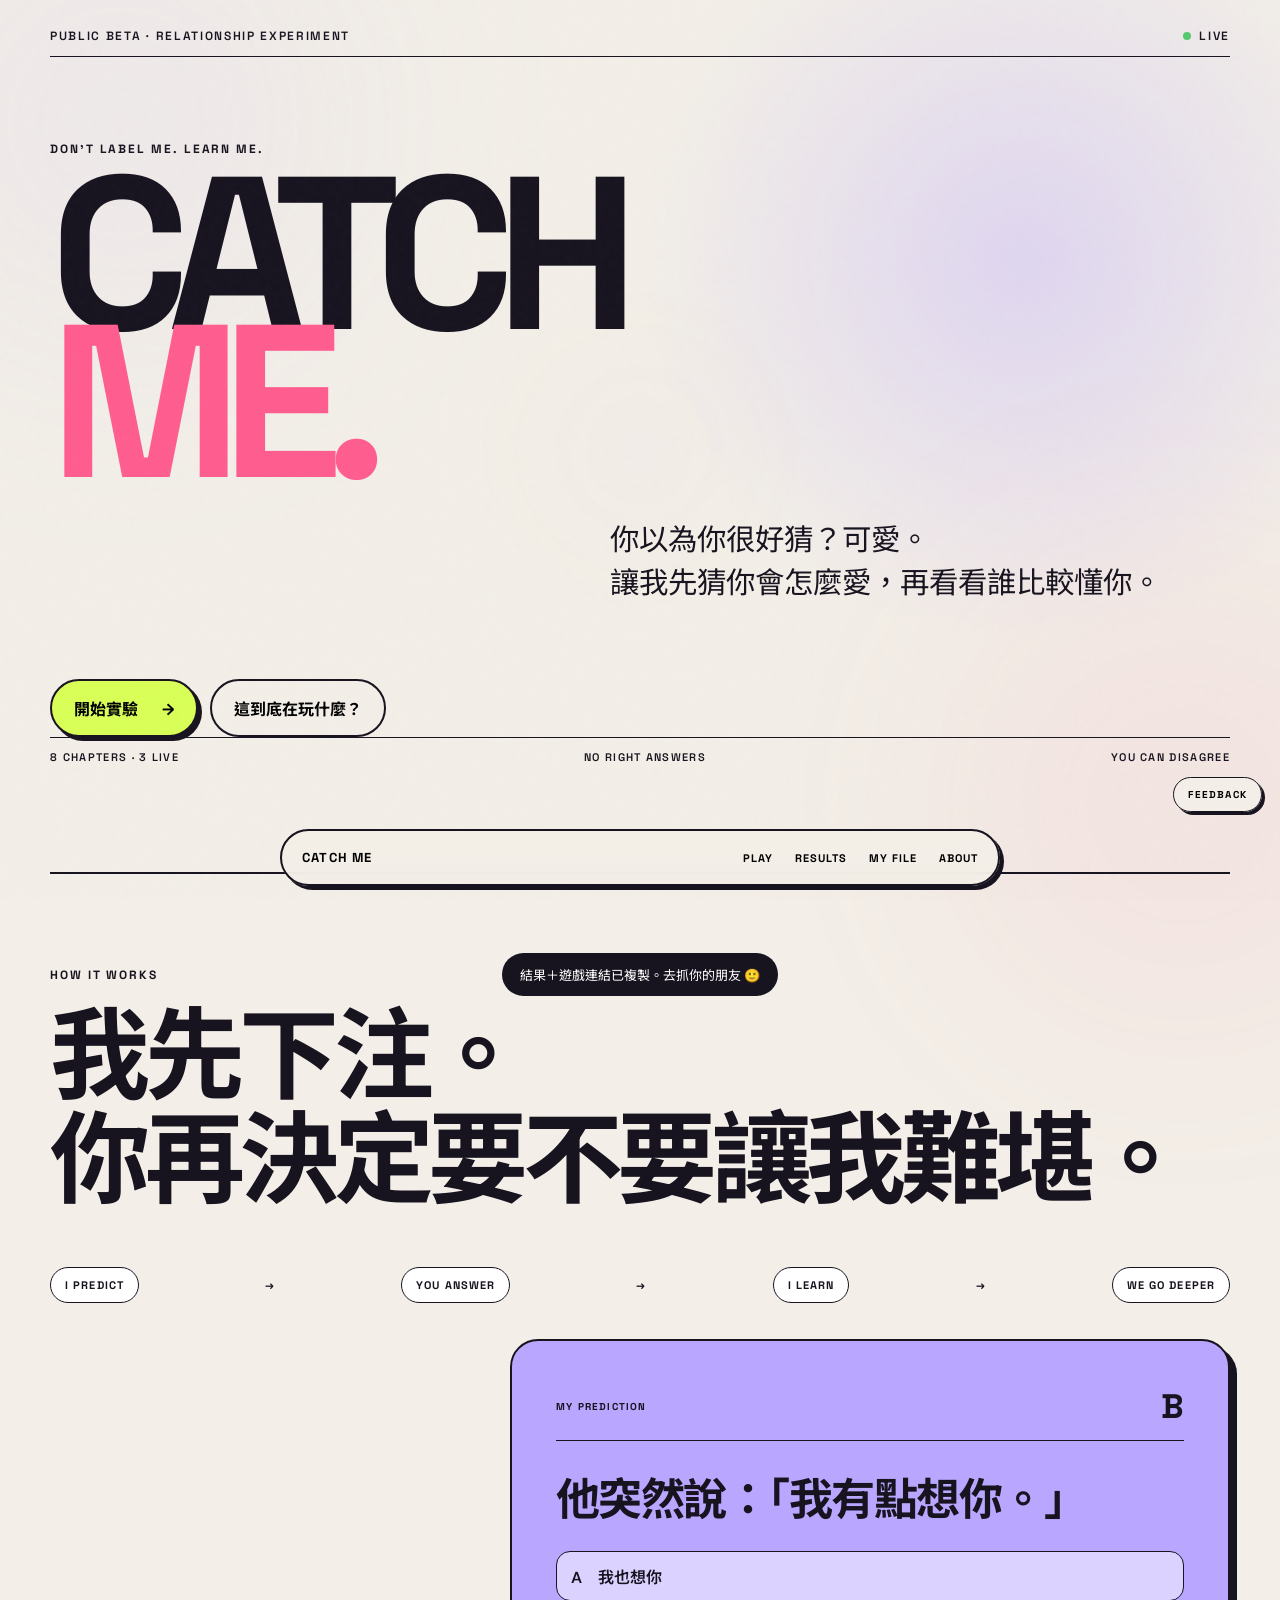
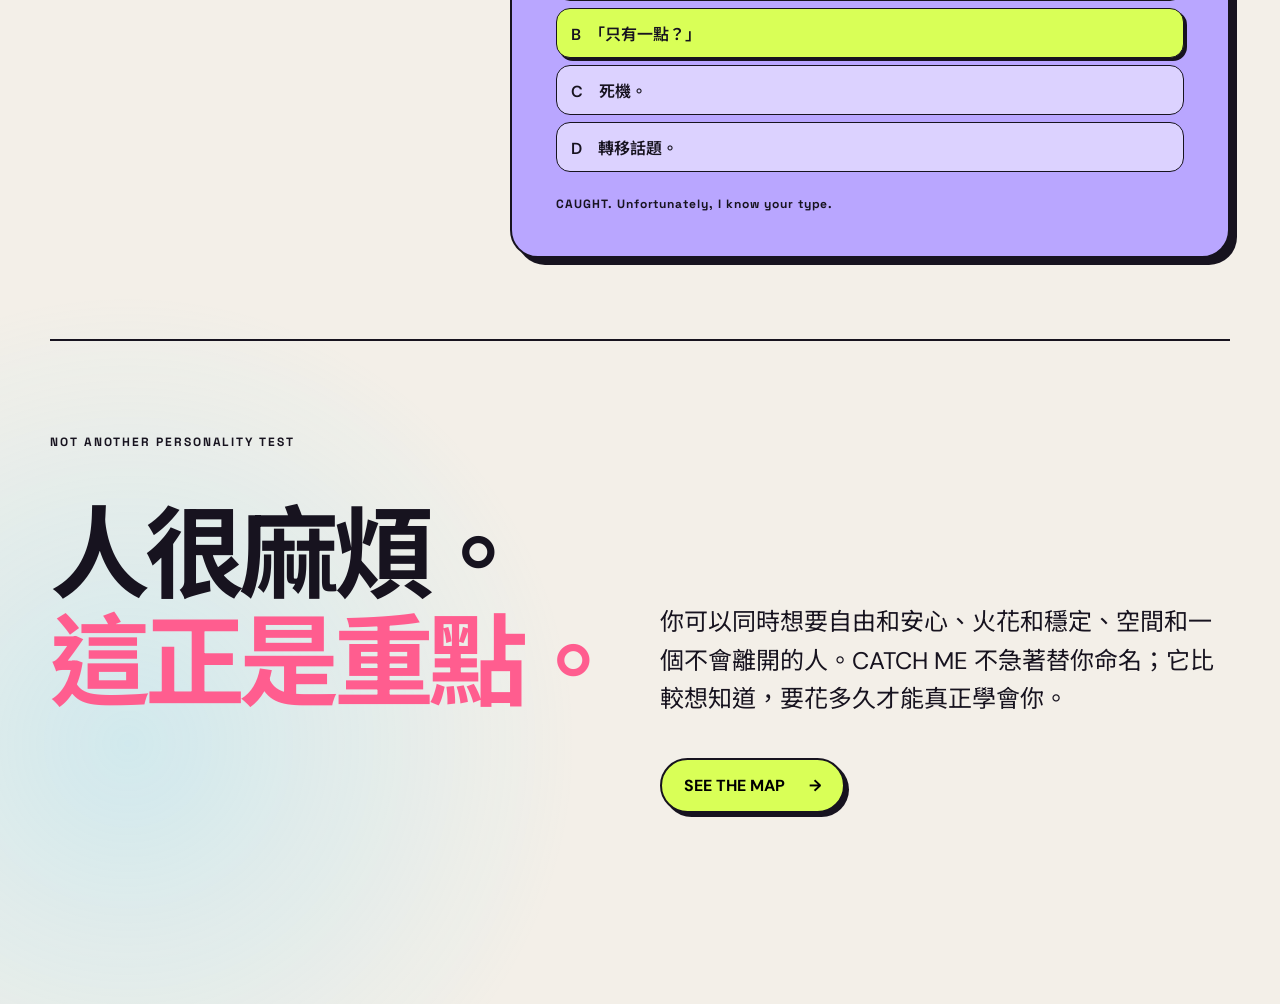
<file: index.html>
<!doctype html>
<html lang="zh-Hant"><head><meta charset="utf-8"><meta name="viewport" content="width=device-width,initial-scale=1,viewport-fit=cover"><meta name="theme-color" content="#17131f"><meta name="description" content="CATCH ME — Don't label me. Learn me. 一個會先猜你、再慢慢學會你的戀愛自我探索遊戲。"><title>CATCH ME — Don't label me. Learn me.</title><link rel="canonical" href="https://empath305.github.io/CATCH-ME/"><meta property="og:type" content="website"><meta property="og:site_name" content="CATCH ME"><meta property="og:title" content="CATCH ME — Don't label me. Learn me."><meta property="og:description" content="我會先猜你怎麼愛。你負責打臉我。玩得越多，我越懂你。"><meta property="og:url" content="https://empath305.github.io/CATCH-ME/"><meta property="og:image" content="https://empath305.github.io/CATCH-ME/og-card.png"><meta property="og:image:secure_url" content="https://empath305.github.io/CATCH-ME/og-card.png"><meta property="og:image:type" content="image/png"><meta property="og:image:width" content="1200"><meta property="og:image:height" content="630"><meta name="twitter:card" content="summary_large_image"><meta name="twitter:image" content="https://empath305.github.io/CATCH-ME/og-card.png"><script async src="https://www.googletagmanager.com/gtag/js?id=G-CXGGCT5CYY"></script><script>window.dataLayer=window.dataLayer||[];function gtag(){dataLayer.push(arguments)}gtag('js',new Date());gtag('config','G-CXGGCT5CYY');</script><link rel="preconnect" href="https://fonts.googleapis.com"><link rel="preconnect" href="https://fonts.gstatic.com" crossorigin><link href="https://fonts.googleapis.com/css2?family=DM+Sans:wght@400;500;600;700&family=Noto+Sans+TC:wght@400;500;600;700&family=Space+Grotesk:wght@500;600;700&display=swap" rel="stylesheet"><link rel="stylesheet" href="styles.css"><link rel="stylesheet" href="beta.css"><link rel="stylesheet" href="polish.css"><link rel="stylesheet" href="feedback.css"></head><body><div class="grain" aria-hidden="true"></div><main id="app" class="app-shell">
<section id="shared" class="screen shared-screen"><div class="topline"><span>SOMEONE GOT CAUGHT</span><span class="status-dot">SHARED</span></div><div class="shared-wrap"><div class="shared-card" id="sharedCard"><p class="eyebrow">CATCH ME / SHARED RESULT</p><p id="sharedChapter" class="shared-chapter">CHAPTER 01 · CATCH ME</p><h1 id="shared-title"><span id="sharedSignal">THE FREE HEART</span></h1><div class="shared-score-row"><span>AI CAUGHT THEM</span><strong><span id="sharedCaught">0</span>/<span id="sharedTotal">15</span></strong></div><blockquote id="sharedQuote">「別急著定義我。繼續學。」</blockquote><p class="shared-challenge">Think you're harder to catch?</p></div><div class="shared-actions"><button id="sharedPlayBtn" class="primary-btn">換你了，開始玩 <span>→</span></button><button id="sharedHomeBtn" class="ghost-btn">先看看這是什麼</button></div><p class="shared-note">這份分享只包含結果摘要，不包含對方的完整答案或私人自訂內容。</p></div></section>
<section id="landing" class="screen landing active"><div class="topline"><span>PUBLIC BETA · RELATIONSHIP EXPERIMENT</span><span class="status-dot">LIVE</span></div><div class="hero-copy"><p class="eyebrow">DON'T LABEL ME. LEARN ME.</p><h1 id="brand-title">CATCH<br><em>ME.</em></h1><p id="landingLede" class="lede">你以為你很好猜？可愛。<br>讓我先猜你會怎麼愛，再看看誰比較懂你。</p></div><div class="hero-actions"><button id="startBtn" class="primary-btn">開始實驗 <span>→</span></button><button id="howBtn" class="ghost-btn">這到底在玩什麼？</button></div><div class="landing-foot"><span>8 CHAPTERS · 3 LIVE</span><span>NO RIGHT ANSWERS</span><span>YOU CAN DISAGREE</span></div></section>
<section id="how" class="screen how-screen"><button class="back-btn" data-back="landing">← BACK</button><p class="eyebrow">THE RULES</p><h2 id="how-title">我會先猜。<br>你負責打臉我。</h2><div class="rule-grid"><article><span>01</span><h3>I PREDICT</h3><p>每題開始時，我會先鎖定答案，但在你作答前不公開，避免暗示你的選擇。</p></article><article><span>02</span><h3>YOU ANSWER</h3><p>選最像你的；A–D 都不像，就選 E。那代表是我的選項沒抓到你，不會硬算成任何人格訊號。</p></article><article><span>03</span><h3>I REMEMBER</h3><p>你的章節進度、答案與藍圖會留在這台裝置上。</p></article><article><span>04</span><h3>WE REVEAL</h3><p>你鎖定後，我們才一起翻牌：你的答案、我的下注，以及我到底有沒有抓到你。</p></article></div><button class="primary-btn" id="howStartBtn">好，抓我看看 <span>→</span></button></section>
<section id="map" class="screen map-screen"><header class="map-head"><button id="mapHomeBtn" class="text-btn static-btn">CATCH ME</button><div class="map-known"><span id="mapKnown">0%</span><small>I KNOW YOU</small></div></header><div class="map-intro"><p class="eyebrow">YOUR RELATIONSHIP MAP · 8 CHAPTERS</p><h2 id="map-title">越玩，<br><em>越藏不住。</em></h2><p id="mapWelcome">前三章已開放。後面會從安全感一路問到：你到底願意跟誰一起過日子。</p></div><div id="chapterGrid" class="chapter-grid"></div><div class="map-footnote">資料只存在你的瀏覽器 localStorage。沒有登入，也沒有偷偷上傳。</div></section>
<section id="game" class="screen game-screen"><header class="game-head"><button id="quitBtn" class="text-btn">CATCH ME</button><div class="progress-wrap"><div class="progress-meta"><span id="chapterLabel">CHAPTER 01 · CATCH ME</span><span id="questionCount">01 / 15</span></div><div class="progress-track"><div id="progressBar" class="progress-bar"></div></div></div><div class="learn-chip"><span id="learnPercent">0%</span> KNOWN</div></header><div class="question-stage"><div id="predictionCard" class="prediction-card"><span class="lock">⌁</span><div><small>PREDICTION LOCKED</small><strong id="predictionText">LOCKED</strong></div><p id="predictionHint">I've made my bet. Your turn.</p></div><div id="questionCard" class="question-card"><p id="questionKicker" class="question-kicker">SCENARIO 01</p><h2 id="questionText"></h2><div id="options" class="options"></div><div id="customWrap" class="custom-wrap" hidden><label for="customAnswer">Okay. You got me. 那你真正會怎麼做？不寫也可以。</label><textarea id="customAnswer" rows="3" maxlength="240" placeholder="我真正會做的是……"></textarea></div><button id="lockBtn" class="primary-btn lock-answer" disabled>鎖定答案 <span>→</span></button></div><div id="revealCard" class="reveal-card" hidden><p id="revealStamp" class="reveal-stamp">MISSED.</p><h2 id="revealTitle"></h2><p id="revealCopy"></p><div class="mini-readout"><span>我目前懂你</span><strong id="revealPercent">12%</strong></div><button id="nextBtn" class="primary-btn">下一題 <span>→</span></button></div></div></section>
<section id="results" class="screen results-screen"><header class="result-head"><span id="reportLabel">CATCH ME / REPORT 001</span><span id="resultDate"></span></header><div class="result-hero"><p class="eyebrow">RELATIONSHIP BLUEPRINT · EVOLVING</p><h2 id="result-title">I CAUGHT YOU<br><em><span id="caughtScore">0</span> / 15</em> TIMES.</h2><p id="resultSub" class="result-sub"></p></div><div class="blueprint-grid"><section class="result-card dominant-card"><p class="card-label">YOUR STRONGEST SIGNAL</p><h3 id="dominantName">THE FREE HEART</h3><p id="dominantCopy"></p></section><section class="result-card insight-card"><p class="card-label">WHAT I NOTICED</p><div id="insightList" class="insight-list"></div></section><section class="result-card chart-card"><p class="card-label">YOUR CURRENT MAP</p><div id="dimensionBars" class="dimension-bars"></div></section><section class="result-card quote-card"><p class="card-label">YOUR LINE</p><blockquote id="resultQuote"></blockquote></section></div><div class="result-actions"><button id="continueBtn" class="primary-btn">回到章節地圖 <span>→</span></button><button id="shareBtn" class="ghost-btn">分享結果＋遊戲連結</button></div><button id="resetBtn" class="danger-link">清除我的全部進度</button></section></main><div id="toast" class="toast">結果＋遊戲連結已複製。去抓你的朋友 🙂</div><script src="app.js?v=core-20260819-3"></script><script src="after-dark.js"></script><script src="question-bank-v2.js?v=20260819-1"></script><script src="blind-prediction.js?v=20260820-1"></script><script src="roadmap.js"></script><script src="share.js"></script><script src="result-card.js?v=brutalist-editorial-v9-20260819"></script><script src="analytics.js"></script><script src="beta.js?v=backup-v2-20260819"></script><script src="blueprint.js"></script><script src="polish.js"></script><script src="feedback.js"></script><script src="result-library.js"></script><script src="archive-results.js"></script><script src="release-check.js"></script></body></html>
</file>
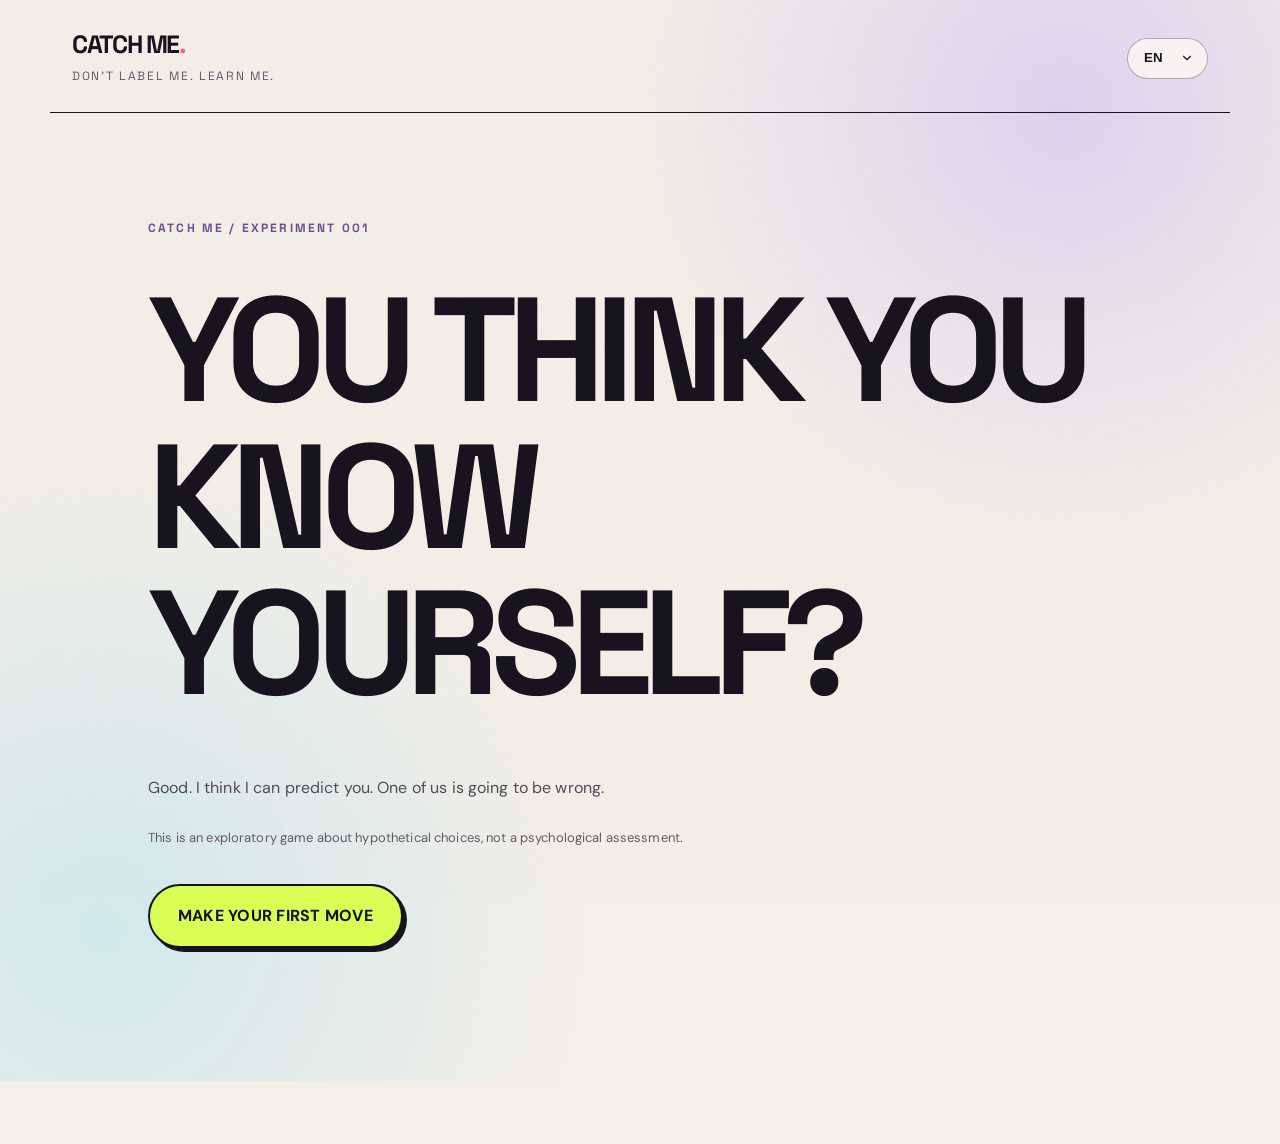
<file: lab/001/index.html>
<!doctype html><html lang="en"><head><meta charset="utf-8"><meta name="viewport" content="width=device-width,initial-scale=1"><title>CATCH ME — THE GAME LAB</title><style>
:root{color-scheme:dark;--bg:#080a10;--panel:#111522;--ink:#f4f1ef;--dim:#a7a8b8;--hot:#d5ff57;--pink:#ff70b5}*{box-sizing:border-box}body{margin:0;background:radial-gradient(ellipse at 80% 0%,#292044 0%,transparent 45%),var(--bg);color:var(--ink);font:16px/1.6 system-ui,-apple-system,sans-serif;min-height:100vh}button{font:inherit;cursor:pointer}header{max-width:900px;margin:auto;padding:24px 22px;display:flex;justify-content:space-between;align-items:center}.brand{font-size:21px;font-weight:950;letter-spacing:.16em}.tag{color:var(--dim);font-size:12px;letter-spacing:.13em}main{max-width:760px;margin:4vh auto;padding:20px 22px 90px}.eyebrow{color:var(--hot);font-size:12px;letter-spacing:.2em;font-weight:800}h1{font-size:clamp(42px,9vw,88px);line-height:.97;letter-spacing:-.065em;margin:20px 0}h2{font-size:clamp(29px,6vw,48px);line-height:1.1;letter-spacing:-.045em}p{color:#d6d4dd}.muted{color:var(--dim)}.panel{border:1px solid #333448;background:#111521d9;border-radius:22px;padding:24px;margin:25px 0}.primary,.choice,.secondary{border:1px solid #575766;padding:16px 22px;border-radius:13px;color:var(--ink);background:#1b1e2d;font-weight:800}.primary{background:var(--hot);border-color:var(--hot);color:#11140b}.secondary{background:transparent}.choice{width:100%;text-align:left;transition:.2s}.choice:hover,.secondary:hover{border-color:var(--hot)}.actions{display:flex;flex-wrap:wrap;gap:12px;margin-top:24px}.chat{display:flex;flex-direction:column;gap:14px;margin:25px 0}.bubble{max-width:88%;padding:15px 18px;border-radius:17px;background:#27283a;align-self:flex-start;white-space:pre-line}.bubble:nth-child(even){background:#322337}.from{font-size:11px;color:var(--pink);font-weight:800;letter-spacing:.12em;margin-bottom:5px}.stats{display:flex;gap:20px;color:var(--dim);font-size:12px;letter-spacing:.12em}.result{color:var(--hot)}.miss{color:var(--pink)}.tiny{font-size:13px}.map{display:grid;gap:10px}.map>div{border:1px solid #343749;padding:15px;border-radius:12px}.map b{display:block;color:var(--hot);font-size:11px;letter-spacing:.1em}.line{height:1px;background:#343749;margin:22px 0}select{background:#202438;color:white;border:1px solid #575766;padding:8px;border-radius:8px}button:focus-visible{outline:3px solid #fff;outline-offset:3px}@media(max-width:520px){header{padding:17px}main{margin:1vh auto}.panel{padding:18px}.actions button{width:100%}}</style><link rel="preconnect" href="https://fonts.googleapis.com"><link rel="preconnect" href="https://fonts.gstatic.com" crossorigin><link href="https://fonts.googleapis.com/css2?family=DM+Sans:wght@400;500;600;700&family=Noto+Sans+TC:wght@400;500;600;700&family=Space+Grotesk:wght@500;600;700&display=swap" rel="stylesheet"><style>
/* CATCH ME original visual DNA — warm paper, editorial type, candy accents */
:root{color-scheme:light;--bg:#f3efe8;--panel:#fffaf3;--ink:#17131f;--dim:#625a68;--hot:#d9ff57;--pink:#ff5d8f;--lav:#b9a6ff;--blue:#65d6ff}html{background:#f3efe8}body{background:radial-gradient(circle at 83% 10%,rgba(185,166,255,.38),transparent 27rem),radial-gradient(circle at 8% 86%,rgba(101,214,255,.24),transparent 30rem),#f3efe8;color:var(--ink);font-family:'DM Sans','Noto Sans TC',sans-serif}body:before{content:"";position:fixed;inset:0;pointer-events:none;opacity:.13;background-image:url("data:image/svg+xml,%3Csvg viewBox='0 0 180 180' xmlns='http://www.w3.org/2000/svg'%3E%3Cfilter id='n'%3E%3CfeTurbulence type='fractalNoise' baseFrequency='.8' numOctaves='4' stitchTiles='stitch'/%3E%3C/filter%3E%3Crect width='100%25' height='100%25' filter='url(%23n)' opacity='.22'/%3E%3C/svg%3E")}header{max-width:1180px;border-bottom:1.5px solid var(--ink);position:relative;z-index:1}.brand{font-family:'Space Grotesk',sans-serif;font-size:25px;letter-spacing:-.055em}.tag{font-family:'Space Grotesk',sans-serif;color:var(--dim);letter-spacing:.14em}main{max-width:1040px;min-height:75vh;position:relative;z-index:1;margin:5vh auto;padding:30px 28px 95px}.eyebrow{color:#6c4e91;font-family:'Space Grotesk',sans-serif;letter-spacing:.18em}h1,h2{font-family:'Space Grotesk','Noto Sans TC',sans-serif;color:var(--ink);font-weight:700}h1{font-size:clamp(60px,12vw,148px);line-height:.82;letter-spacing:-.085em;max-width:950px;margin:36px 0 45px}h2{font-size:clamp(36px,6vw,74px);line-height:1.02}p{color:#514b57}.muted{color:var(--dim)}.panel{border:2px solid var(--ink);background:rgba(255,255,255,.53);border-radius:26px;padding:clamp(22px,4vw,40px);margin:30px 0;box-shadow:6px 6px 0 rgba(23,19,31,.9);max-width:790px}.primary,.choice,.secondary{border:2px solid var(--ink);border-radius:999px;color:var(--ink);background:transparent;font-weight:750;padding:16px 24px;transition:transform .18s ease,box-shadow .18s ease,background .18s ease}.primary{background:var(--hot);box-shadow:4px 4px 0 var(--ink)}.primary:hover{transform:translate(-2px,-2px);box-shadow:7px 7px 0 var(--ink)}.secondary:hover,.choice:hover{background:var(--lav);border-color:var(--ink)}.choice{border-radius:20px;background:rgba(255,255,255,.7);max-width:730px}.choice:hover{transform:translateX(5px)}.chat{max-width:740px;gap:17px}.bubble{background:#fffaf3;border:2px solid var(--ink);border-radius:22px 22px 22px 5px;box-shadow:4px 4px 0 rgba(23,19,31,.15);color:var(--ink);padding:18px 22px}.bubble:nth-child(even){background:#f5e2ef;border-radius:22px 22px 5px 22px}.from{color:#ae3466}.stats{color:var(--dim);border-bottom:1px solid rgba(23,19,31,.3);padding-bottom:12px}.result{color:#39702b}.miss{color:#d52f71}.map{grid-template-columns:repeat(auto-fit,minmax(220px,1fr));gap:14px}.map>div{background:rgba(255,255,255,.6);border:2px solid var(--ink);border-radius:20px;padding:22px}.map b{color:#a72c62}.line{background:rgba(23,19,31,.25)}select{background:#fffaf3;color:var(--ink);border:2px solid var(--ink);border-radius:999px;padding:9px 14px}button:focus-visible,select:focus-visible{outline:3px solid #ff5d8f;outline-offset:4px}@media(max-width:600px){header{padding:18px 20px}main{padding:24px 20px 75px;margin:3vh auto}h1{font-size:clamp(52px,16vw,90px);margin:28px 0}.panel{box-shadow:4px 4px 0 var(--ink)}.actions button{width:100%}.map{grid-template-columns:1fr}}@media(prefers-reduced-motion:reduce){*,*:before,*:after{animation:none!important;transition:none!important}}
</style><style>
/* LAB 001 typography and breathing room */
body{line-height:1.78;letter-spacing:.008em}header{padding-top:30px;padding-bottom:25px;gap:22px}.brand{line-height:1.15}.tag{margin-top:8px;line-height:1.65}main{margin:7vh auto;padding-top:42px;padding-bottom:115px}.eyebrow{line-height:1.8;letter-spacing:.18em;margin-bottom:22px}h1{line-height:.99;letter-spacing:-.065em;margin:38px 0 56px;max-width:940px;overflow-wrap:break-word}h2{line-height:1.18;letter-spacing:-.045em;margin:26px 0 32px}p{line-height:1.85;margin:18px 0 24px;max-width:65ch}.panel{padding:clamp(28px,5vw,52px);margin:42px 0 48px}.panel h2:first-child,.panel h1:first-child{margin-top:0}.panel p:last-child{margin-bottom:0}.actions{gap:16px 18px;margin-top:34px;margin-bottom:18px}.primary,.choice,.secondary{line-height:1.55;letter-spacing:.015em;min-height:56px;padding:18px 28px}.choice{padding:21px 25px;margin-bottom:6px;line-height:1.65}.chat{gap:22px;margin:38px 0 42px}.bubble{line-height:1.85;letter-spacing:.012em;padding:22px 26px;max-width:min(88%,650px)}.from{margin-bottom:12px;line-height:1.6}.stats{gap:16px 28px;flex-wrap:wrap;line-height:1.8;padding-bottom:18px;margin-bottom:26px}.tiny{line-height:1.8}.map{gap:18px;margin:28px 0}.map>div{padding:26px;line-height:1.8}.map b{margin-bottom:10px;line-height:1.6}.line{margin:36px 0}select{line-height:1.4}@media(max-width:600px){body{line-height:1.75}header{padding:22px 20px;gap:12px}.brand{font-size:23px}.tag{font-size:10px;margin-top:7px}main{margin:3vh auto;padding:26px 20px 85px}.eyebrow{margin-bottom:17px}h1{font-size:clamp(50px,15vw,85px);line-height:1.04;margin:32px 0 43px;letter-spacing:-.06em}h2{font-size:clamp(34px,9vw,55px);line-height:1.2;margin:24px 0 28px}p{margin:16px 0 23px;line-height:1.82}.panel{padding:25px 21px;margin:30px 0 38px}.chat{gap:18px;margin:29px 0 35px}.bubble{padding:18px 19px;max-width:95%;line-height:1.8}.actions{gap:14px;margin-top:28px}.actions button{width:100%;min-height:58px}.choice{padding:19px 20px;margin-bottom:7px}.stats{gap:12px 18px}.map>div{padding:23px}}
</style><style>.back-nav{display:inline-flex;align-items:center;min-height:40px;padding:8px 17px;margin:0 0 30px;font-size:13px;letter-spacing:.06em;background:transparent;box-shadow:none}.back-nav:hover{background:#fff6fa}.back-nav:focus-visible{outline:3px solid var(--pink);outline-offset:3px}@media(max-width:600px){.back-nav{margin-bottom:26px;min-height:42px}}</style><style>
/* Language picker: quiet, integrated focus treatment */
header select#lang{appearance:none;-webkit-appearance:none;background-color:rgba(255,250,243,.75);background-image:url("data:image/svg+xml,%3Csvg xmlns='http://www.w3.org/2000/svg' width='14' height='14' viewBox='0 0 24 24' fill='none' stroke='%2317131f' stroke-width='2' stroke-linecap='round' stroke-linejoin='round'%3E%3Cpath d='m6 9 6 6 6-6'/%3E%3C/svg%3E");background-repeat:no-repeat;background-position:right 13px center;padding:10px 37px 10px 16px;border:1.5px solid rgba(23,19,31,.32);border-radius:999px;color:var(--ink);font-weight:700;cursor:pointer;box-shadow:none;outline:none;transition:border-color .2s,background-color .2s,box-shadow .2s}header select#lang:hover{border-color:var(--ink);background-color:#fffaf3}header select#lang:focus,header select#lang:focus-visible{outline:none!important;border-color:var(--ink);box-shadow:0 0 0 2px rgba(23,19,31,.09)!important;background-color:#fffaf3}header select#lang:active{box-shadow:none!important}header select#lang option{background:#fffaf3;color:#17131f}
</style></head><body><header><div><div class="brand">CATCH ME<span style="color:var(--pink)">.</span></div><div class="tag">DON'T LABEL ME. LEARN ME.</div></div><select id="lang" aria-label="Language"><option value="en">EN</option><option value="zh">繁中</option></select></header><main id="app"></main><script>
const T={en:{intro:'YOU THINK YOU KNOW YOURSELF?',introSub:'Good. I think I can predict you. One of us is going to be wrong.',start:'MAKE YOUR FIRST MOVE',self:'What usually makes you hesitate when someone gets close?',selfOpts:['Not knowing how they feel','Not knowing if they will stay','Not knowing if this could become romantic','None of those / it depends'],bet:'MY BET',lock:'LOCK YOUR PREDICTION',scene:'THE MOMENT',yes:'GET CLOSER',no:'HOLD BACK',neither:'NEITHER FITS / SKIP',caught:'CAUGHT.',missed:'MISSED.',next:'GIVE ME ANOTHER SHOT',challenge:'PROVE ME WRONG',finish:'WHAT I THINK I LEARNED',export:'EXPORT TEST RECORD',restart:'PLAY AGAIN',feedback:'DID I GET THAT RIGHT?',agree:'THAT’S ME',almost:'NOT QUITE',reject:'NOPE',unknown:'I DON’T KNOW',note:'This is an exploratory game about hypothetical choices, not a psychological assessment.',map:'THE LIVING MAP',notyet:'NOT CAUGHT. NOT YET.',skip:'Skipped: no inference made.',predYes:'You’ll get closer.',predNo:'You’ll hold back.',explain:'I can predict a choice without knowing why you made it. This is only a hunch.',why:'What changed your answer?',whyOpts:['Clarity','Whether they stay','Romantic possibility','Something else','Not sure'],end:'I made predictions, missed some, and learned where my assumptions break. Your choices here are hypothetical—not a diagnosis.',revision:'I was looking at the wrong thing. Updating my theory.',hit:'I called this choice. That doesn’t mean I know your reasons.',nohit:'You surprised me. One miss is evidence to reconsider—not proof of a new theory.'},zh:{intro:'你以為你很了解自己？',introSub:'很好。我覺得我能猜中你的選擇。我們之中，總有一個會猜錯。',start:'來，第一回合',self:'當你和某個人逐漸靠近，什麼最容易讓你猶豫？',selfOpts:['不知道對方怎麼想','不知道對方會不會留下','不知道有沒有發展成戀愛的可能','都不是／看情況'],bet:'我的賭注',lock:'鎖定預測',scene:'現在，換你選',yes:'繼續靠近',no:'先退一步',neither:'都不符合／跳過',caught:'CAUGHT. 猜中了。',missed:'MISSED. 猜錯了。',next:'再給我一次機會',challenge:'來推翻我',finish:'我目前學到的事',export:'匯出測試紀錄',restart:'再玩一次',feedback:'這個推測像你嗎？',agree:'就是我',almost:'有一點',reject:'不是',unknown:'我也不知道',note:'這是一場探索假設情境選擇的遊戲，不是心理測驗或診斷。',map:'持續更新的地圖',notyet:'還沒抓到你。至少現在沒有。',skip:'已跳過；不做推論。',predYes:'我猜你會靠近。',predNo:'我猜你會退一步。',explain:'我可以猜對選擇，卻不一定知道原因。這只是暫時的猜想。',why:'這次讓你改變想法的是？',whyOpts:['能否讀懂對方','對方會不會留下','戀愛發展的可能','其他原因','不確定'],end:'我做了預測，也有猜錯的時候；現在比較清楚哪些假設站不住腳。這些只是情境中的選擇，不代表真實生活中的你。',revision:'我剛剛看錯重點了。修正假設。',hit:'這次猜中了，但不代表我知道你的理由。',nohit:'你讓我意外了。猜錯一次，代表該重新思考，而不是急著貼新標籤。'}};
const scenarios=[{id:'u1',factor:'U',en:['them','i like spending time with you.','but i don’t really know what this is to me yet.','can we keep seeing each other?'],zh:['對方','我真的喜歡跟你相處。','但我還不太清楚這段關係對我是什麼。','我們可以繼續見面嗎？']},{id:'c1',factor:'C',en:['them','i like you. i mean that.','but i’m leaving soon, and we probably won’t stay in touch.','would you still want this?'],zh:['對方','我喜歡你。是真的。','但我很快就要離開，之後可能不會再聯絡。','你還會想繼續嗎？']},{id:'r1',factor:'R',en:['them','you matter to me. i want to keep you in my life.','but i don’t see us becoming romantic partners.','would you still want to be close?'],zh:['對方','你對我很重要，我也想繼續有你在生活裡。','但我不覺得我們會成為戀人。','你還想和我親近嗎？']},{id:'u2',factor:'U',en:['them','i’ll keep showing up. you don’t have to worry about me disappearing.','but i can’t tell you what this means to me yet.','do you keep opening up?'],zh:['對方','我會一直在，不用擔心我突然消失。','但我現在還說不清這段關係的意義。','你還願意繼續敞開心嗎？']},{id:'c2',factor:'C',en:['them','i’m certain about how i feel.','we only have a little time together, though.','do you let yourself get closer?'],zh:['對方','我很確定自己對你的感覺。','但我們能相處的時間真的不多。','你會讓自己再靠近一些嗎？']},{id:'r2',factor:'R',en:['them','i’ll be around, and i care about you.','i’m not looking for a romantic relationship with you.','do you stay emotionally close?'],zh:['對方','我會繼續在，也很在乎你。','但我不想和你發展戀愛關係。','你還會維持這份情感親近嗎？']},{id:'testU',factor:'U',en:['them','i know exactly what i want: to keep seeing you.','i’m just not very good at responding when conversations get emotional.','do you keep getting closer?'],zh:['對方','我很清楚我想繼續見你。','只是碰到情緒比較重的話題，我常不知道怎麼回應。','你還會繼續靠近嗎？']},{id:'testC',factor:'C',en:['them','i’m not promising romance.','but i do want us to remain in each other’s lives.','would you keep exploring this?'],zh:['對方','我沒辦法承諾戀愛。','但我希望我們可以一直留在彼此生活裡。','你還會繼續探索這段關係嗎？']},{id:'testR',factor:'R',en:['them','i’d like to see if we could become something romantic.','i’m still figuring out my feelings, though.','would you keep exploring?'],zh:['對方','我想看看我們有沒有可能發展成戀人。','但我還在釐清自己的感覺。','你還願意繼續嗎？']}];
let history=[];let state={phase:'intro',round:0,self:null,answers:[],feedback:null,prediction:null,challenged:false,why:null};const app=document.getElementById('app'),lang=document.getElementById('lang');let L=()=>lang.value,t=()=>T[L()];function el(s){app.innerHTML=s}function btn(label,fn,cls='primary'){const b=document.createElement('button');b.textContent=label;b.className=cls;b.onclick=fn;return b}function addActions(...buttons){const d=document.createElement('div');d.className='actions';buttons.forEach(b=>d.appendChild(b));app.appendChild(d)}function title(k,body){el(`<div class="eyebrow">${k}</div>${body}`)}function record(){return {version:'game-lab-001-v0.2',language:L(),self:state.self,answers:state.answers,feedback:state.feedback,disclaimer:'Hypothetical scenario choices; exploratory only'}}function download(){let blob=new Blob([JSON.stringify(record(),null,2)],{type:'application/json'}),a=document.createElement('a');a.href=URL.createObjectURL(blob);a.download='catch-me-lab-001-test.json';a.click();setTimeout(()=>URL.revokeObjectURL(a.href),1000)}function count(){let a=state.answers;return {caught:a.filter(x=>x.hit===true).length,missed:a.filter(x=>x.hit===false).length}}function navigate(phase,mutate){history.push(structuredClone(state));if(mutate)mutate();state.phase=phase;render()}function goBack(){if(!history.length)return;state=history.pop();render()}function intro(){title('CATCH ME / EXPERIMENT 001',`<h1>${t().intro}</h1><p>${t().introSub}</p><p class="muted tiny">${t().note}</p>`);addActions(btn(t().start,()=>{navigate('self')}))}function self(){title('BEFORE WE BEGIN',`<h2>${t().self}</h2>`);t().selfOpts.forEach((x,i)=>addActions(btn(x,()=>{navigate('bet',()=>{state.self=i})},'choice')))}function current(){return scenarios[Math.min(state.round,scenarios.length-1)]}function factorHistory(f){return state.answers.filter(a=>a.factor===f&&a.choice!==null)}function predict(s){let hist=factorHistory(s.factor);if(hist.length){let yes=hist.filter(a=>a.choice===1).length;let no=hist.length-yes;return yes>no?1:no>yes?0:(state.self===['U','C','R'].indexOf(s.factor)?0:1)}return state.self===['U','C','R'].indexOf(s.factor)?0:1}function bet(){let s=current();state.prediction=predict(s);let n=count();title(`ROUND ${String(state.round+1).padStart(2,'0')} / ${n.caught} CAUGHT · ${n.missed} MISSED`,`<h1>${t().bet}</h1><div class="panel"><h2>${state.prediction?t().predYes:t().predNo}</h2><p>${t().explain}</p></div>`);addActions(btn(t().lock,()=>{navigate('scene')}))}function scene(){let s=current(),a=s[L()];title(`ROUND ${String(state.round+1).padStart(2,'0')} — ${t().scene}`,`<div class="chat">${a.slice(1).map(x=>`<div class="bubble"><div class="from">${a[0]}</div>${x}</div>`).join('')}</div>`);addActions(btn(t().yes,()=>choose(1)),btn(t().no,()=>choose(0),'secondary'),btn(t().neither,()=>choose(null),'secondary'))}function choose(choice){let s=current();let hit=choice===null?null:choice===state.prediction;navigate('reveal',()=>{state.answers.push({id:s.id,factor:s.factor,choice,prediction:state.prediction,hit})})}function reveal(){let a=state.answers.at(-1),isSkip=a.choice===null;title(`ROUND ${String(state.round+1).padStart(2,'0')}`,`<h1 class="${a.hit===false?'miss':'result'}">${isSkip?'—':a.hit?t().caught:t().missed}</h1><p>${isSkip?t().skip:a.hit?t().hit:t().nohit}</p><div class="stats"><span>${count().caught} CAUGHT</span><span>${count().missed} MISSED</span></div>`);let next=()=>{navigate(state.round+1>=7?'finish':'bet',()=>{state.round++})};addActions(btn(state.round>=6?t().finish:t().next,next),...(state.round>=2&&state.round<6?[btn(t().challenge,()=>{navigate('bet',()=>{state.challenged=true;state.round=6})},'secondary')]:[]))}function finish(){let a=state.answers.filter(x=>x.choice!==null),by={};for(let f of ['U','C','R']){let h=a.filter(x=>x.factor===f);by[f]={n:h.length,hold:h.filter(x=>x.choice===0).length}}let labels=L()==='en'?{U:'When intentions are unclear',C:'When contact may end',R:'When romance is off the table'}:{U:'當對方意圖不明',C:'當未來可能失去聯絡',R:'當沒有戀愛發展可能'};let entries=Object.entries(by).filter(([f,v])=>v.n>0).sort((a,b)=>(b[1].hold/b[1].n)-(a[1].hold/a[1].n));let best=entries[0],insight=best&&best[1].hold>0?(L()==='en'?`You held back in ${best[1].hold} of ${best[1].n} situations involving: ${labels[best[0]]}. That's an observation, not a conclusion about why.`:`在「${labels[best[0]]}」的 ${best[1].n} 個情境中，你有 ${best[1].hold} 次選擇退一步。這是觀察，不是原因的定論。`):t().notyet;title('THE LIVING MAP',`<h1>${t().finish}</h1><div class="panel"><p>${insight}</p><p class="muted tiny">${t().end}</p></div><h2>${t().map}</h2><div class="map">${Object.entries(by).map(([f,v])=>`<div><b>${labels[f]}</b>${v.n?`${v.hold} / ${v.n} ${L()==='en'?'held back':'次退一步'}`:'NOT ENOUGH DATA'}</div>`).join('')}</div><div class="line"></div><h2>${t().feedback}</h2>`);addActions(...[t().agree,t().almost,t().reject,t().unknown].map((x,i)=>btn(x,()=>{history.push(structuredClone(state));state.feedback=i;renderFeedback()},i===0?'primary':'secondary')))}function renderFeedback(){finish();const d=document.createElement('p');d.className='muted';d.textContent=L()==='en'?'Feedback saved locally for export. Thank you for challenging me.':'回饋已記錄於本機，匯出時會一起保存。謝謝你挑戰我的推測。';app.appendChild(d);addActions(btn(t().export,download),btn(t().restart,()=>{history=[];state={phase:'intro',round:0,self:null,answers:[],feedback:null,prediction:null,challenged:false,why:null};render()},'secondary'))}function render(){({intro,self,bet,scene,reveal,finish})[state.phase]();if(history.length){const back=btn(L()==='en'?'← BACK':'← 返回上一頁',goBack,'secondary back-nav');app.prepend(back)}if(state.phase==='finish'&&state.feedback!==null){let d=document.createElement('div');d.className='actions';d.append(btn(t().export,download),btn(t().restart,()=>{state={phase:'intro',round:0,self:null,answers:[],feedback:null,prediction:null,challenged:false,why:null};render()},'secondary'));app.append(d)}}lang.onchange=render;render();
</script></body></html>
</file>
<file: styles.css>
:root{--ink:#17131f;--paper:#f3efe8;--acid:#d9ff57;--pink:#ff5d8f;--lav:#b9a6ff;--blue:#65d6ff;--line:rgba(23,19,31,.18);--shadow:6px 6px 0 #17131f;--radius:24px}*{box-sizing:border-box}html{background:var(--paper);color:var(--ink);font-family:'DM Sans','Noto Sans TC',sans-serif}body{margin:0;min-height:100vh;background:radial-gradient(circle at 80% 10%,rgba(185,166,255,.35),transparent 24rem),radial-gradient(circle at 10% 90%,rgba(101,214,255,.24),transparent 28rem),var(--paper)}button,textarea{font:inherit}.grain{position:fixed;inset:0;pointer-events:none;opacity:.12;z-index:20;background-image:url("data:image/svg+xml,%3Csvg viewBox='0 0 180 180' xmlns='http://www.w3.org/2000/svg'%3E%3Cfilter id='n'%3E%3CfeTurbulence type='fractalNoise' baseFrequency='.8' numOctaves='4' stitchTiles='stitch'/%3E%3C/filter%3E%3Crect width='100%25' height='100%25' filter='url(%23n)' opacity='.22'/%3E%3C/svg%3E")}.app-shell{width:min(1180px,calc(100% - 32px));margin:auto;min-height:100vh}.screen{display:none;min-height:100vh;padding:28px 0 42px}.screen.active{display:flex;flex-direction:column;animation:enter .5s cubic-bezier(.2,.8,.2,1)}@keyframes enter{from{opacity:0;transform:translateY(16px)}to{opacity:1;transform:none}}.topline,.result-head{display:flex;justify-content:space-between;font:600 12px 'Space Grotesk';letter-spacing:.14em;border-bottom:1.5px solid var(--ink);padding-bottom:12px}.status-dot:before{content:'';display:inline-block;width:8px;height:8px;border-radius:50%;background:#54c96f;margin-right:8px}.hero-copy{margin:auto 0;padding:8vh 0 5vh}.eyebrow,.question-kicker,.card-label{font:700 12px 'Space Grotesk';letter-spacing:.16em;text-transform:uppercase}.hero-copy h1{font:700 clamp(86px,17vw,220px)/.68 'Space Grotesk';letter-spacing:-.09em;margin:24px 0 42px}.hero-copy h1 em,.result-hero h2 em,.map-intro h2 em{font-style:normal;color:var(--pink)}.lede{font-size:clamp(19px,2.3vw,30px);line-height:1.45;max-width:620px;margin-left:auto}.hero-actions,.result-actions,.shared-actions{display:flex;gap:12px;align-items:center}.primary-btn,.ghost-btn{border:2px solid var(--ink);border-radius:999px;padding:15px 22px;font-weight:700;cursor:pointer;transition:.18s ease}.primary-btn{background:var(--acid);box-shadow:4px 4px 0 var(--ink)}.primary-btn:hover{transform:translate(-2px,-2px);box-shadow:7px 7px 0 var(--ink)}.primary-btn:active{transform:translate(3px,3px);box-shadow:1px 1px 0 var(--ink)}.primary-btn:disabled{opacity:.35;cursor:not-allowed;transform:none;box-shadow:none}.ghost-btn{background:transparent}.ghost-btn:hover{background:var(--ink);color:var(--paper)}.primary-btn span{margin-left:20px}.landing-foot{display:flex;justify-content:space-between;gap:20px;border-top:1.5px solid var(--ink);padding-top:12px;font:600 11px 'Space Grotesk';letter-spacing:.12em}.how-screen{justify-content:center}.back-btn,.text-btn{position:absolute;top:28px;background:none;border:0;padding:0;font-weight:700;cursor:pointer}.static-btn{position:static}.how-screen>h2{font:700 clamp(48px,8vw,104px)/.92 'Space Grotesk';letter-spacing:-.06em;margin:18px 0 42px;max-width:900px}.rule-grid{display:grid;grid-template-columns:repeat(4,1fr);gap:12px;margin-bottom:36px}.rule-grid article,.result-card{border:2px solid var(--ink);border-radius:var(--radius);padding:22px;background:rgba(255,255,255,.38)}.rule-grid article span{font:700 13px 'Space Grotesk';background:var(--ink);color:white;border-radius:99px;padding:5px 8px}.rule-grid h3{font:700 18px 'Space Grotesk';margin:32px 0 8px}.rule-grid p{margin:0;line-height:1.6;color:#514b57}.how-screen>.primary-btn{align-self:flex-start}.map-screen{padding-top:24px}.map-head{display:flex;justify-content:space-between;align-items:center;border-bottom:1.5px solid var(--ink);padding-bottom:14px}.map-known{text-align:right}.map-known span{display:block;font:700 28px 'Space Grotesk'}.map-known small{font:700 9px 'Space Grotesk';letter-spacing:.14em}.map-intro{padding:8vh 0 5vh;display:grid;grid-template-columns:1.3fr .7fr;gap:28px;align-items:end}.map-intro h2{font:700 clamp(62px,10vw,128px)/.82 'Space Grotesk';letter-spacing:-.07em;margin:12px 0}.map-intro p:last-child{font-size:18px;line-height:1.6}.chapter-grid{display:grid;grid-template-columns:repeat(2,1fr);gap:14px}.chapter-card{position:relative;border:2px solid var(--ink);border-radius:28px;padding:24px;min-height:250px;background:rgba(255,255,255,.55);display:flex;flex-direction:column;transition:.18s ease;overflow:hidden}.chapter-card.unlocked{cursor:pointer}.chapter-card.unlocked:hover{transform:translate(-3px,-3px);box-shadow:7px 7px 0 var(--ink)}.chapter-card.complete{background:var(--acid)}.chapter-card.current{background:var(--lav)}.chapter-card.locked{opacity:.48;filter:grayscale(.2)}.chapter-card .chapter-num{font:700 13px 'Space Grotesk';letter-spacing:.13em}.chapter-card h3{font:700 clamp(31px,4vw,52px)/.95 'Space Grotesk';letter-spacing:-.045em;margin:auto 0 12px}.chapter-card p{margin:0;max-width:500px;line-height:1.5;color:#514b57}.chapter-card .chapter-state{position:absolute;right:18px;top:18px;border:1.5px solid var(--ink);border-radius:999px;padding:6px 9px;font:700 9px 'Space Grotesk';letter-spacing:.12em;background:var(--paper)}.chapter-card .chapter-score{margin-top:18px;font:700 12px 'Space Grotesk';letter-spacing:.08em}.map-footnote{border-top:1px solid var(--line);margin-top:26px;padding-top:14px;font-size:12px;color:#6a636e}.game-screen{padding-top:24px}.game-head{display:grid;grid-template-columns:160px 1fr 120px;gap:28px;align-items:center}.game-head .text-btn{position:static;text-align:left;font:700 18px 'Space Grotesk'}.progress-meta{display:flex;justify-content:space-between;font:600 10px 'Space Grotesk';letter-spacing:.12em;margin-bottom:8px}.progress-track{height:6px;background:rgba(23,19,31,.12);border-radius:99px;overflow:hidden}.progress-bar{height:100%;width:0;background:var(--ink);transition:width .4s ease}.learn-chip{border:1.5px solid var(--ink);border-radius:99px;padding:9px 12px;text-align:center;font:600 10px 'Space Grotesk';letter-spacing:.08em}.learn-chip span{font-size:15px}.question-stage{width:min(820px,100%);margin:auto;padding:7vh 0}.prediction-card{display:flex;align-items:center;gap:14px;background:var(--ink);color:white;border-radius:18px;padding:14px 18px;width:max-content;max-width:100%;margin-bottom:24px;transform:rotate(-1deg)}.prediction-card .lock{font-size:28px;color:var(--acid)}.prediction-card small{display:block;font:600 9px 'Space Grotesk';letter-spacing:.14em;color:#bdb7c3}.prediction-card strong{font:700 28px 'Space Grotesk';color:var(--acid)}.prediction-card p{margin:0 0 0 18px;font-size:12px;color:#d6d0dc}.question-card h2,.reveal-card h2{font:700 clamp(34px,5vw,58px)/1.08 'Space Grotesk','Noto Sans TC';letter-spacing:-.045em;margin:10px 0 28px}.options{display:grid;gap:10px}.option{width:100%;display:grid;grid-template-columns:42px 1fr auto;align-items:center;text-align:left;border:2px solid var(--ink);background:rgba(255,255,255,.58);border-radius:18px;padding:15px 16px;cursor:pointer;transition:.15s ease}.option:hover{transform:translateX(5px);background:white}.option.selected{background:var(--lav);box-shadow:4px 4px 0 var(--ink);transform:translate(-2px,-2px)}.option-key{font:700 18px 'Space Grotesk'}.option-text{font-weight:600;line-height:1.45}.predicted-badge{font:700 9px 'Space Grotesk';letter-spacing:.1em;border:1px solid var(--ink);border-radius:99px;padding:5px 7px;opacity:.65}.custom-wrap{margin-top:12px}.custom-wrap label{display:block;font-weight:600;margin-bottom:8px}.custom-wrap textarea{width:100%;resize:vertical;border:2px solid var(--ink);border-radius:16px;padding:14px;background:white;outline:none}.custom-wrap textarea:focus{box-shadow:4px 4px 0 var(--ink)}.lock-answer{margin-top:20px}.reveal-card{border:2px solid var(--ink);border-radius:30px;padding:clamp(24px,5vw,50px);background:var(--acid);box-shadow:var(--shadow)}.reveal-card.caught{background:var(--acid)}.reveal-card.missed{background:#ffd3e0}.reveal-stamp{display:inline-block;font:700 12px 'Space Grotesk';letter-spacing:.15em;border:1.5px solid var(--ink);border-radius:99px;padding:7px 10px}.reveal-card>p:not(.reveal-stamp){font-size:18px;line-height:1.6;max-width:620px}.mini-readout{display:flex;justify-content:space-between;align-items:end;border-top:1.5px solid var(--ink);margin:28px 0 22px;padding-top:16px}.mini-readout strong{font:700 38px 'Space Grotesk'}.results-screen{padding-bottom:70px}.result-hero{padding:9vh 0 6vh}.result-hero h2{font:700 clamp(58px,10vw,130px)/.82 'Space Grotesk';letter-spacing:-.07em;margin:18px 0 28px}.result-sub{font-size:20px;line-height:1.6;max-width:650px;margin-left:auto}.blueprint-grid{display:grid;grid-template-columns:1.1fr .9fr;gap:14px}.dominant-card{background:var(--lav);min-height:290px}.dominant-card h3{font:700 clamp(38px,5vw,64px)/.95 'Space Grotesk';letter-spacing:-.05em;margin:50px 0 18px}.dominant-card p:last-child{font-size:17px;line-height:1.6;max-width:500px}.insight-card{background:#fff}.insight-list{display:grid;gap:14px;margin-top:36px}.insight{border-top:1px solid var(--line);padding-top:12px}.insight strong{display:block;font:700 16px 'Space Grotesk';margin-bottom:4px}.insight span{color:#5f5864;font-size:14px}.chart-card{background:var(--acid)}.dimension-bars{display:grid;gap:16px;margin-top:34px}.dim-meta{display:flex;justify-content:space-between;font-size:13px;font-weight:700;margin-bottom:6px}.dim-track{height:12px;border:1.5px solid var(--ink);border-radius:99px;overflow:hidden;background:rgba(255,255,255,.5)}.dim-fill{height:100%;background:var(--ink);border-radius:99px}.quote-card{background:var(--pink);color:var(--ink);display:flex;flex-direction:column;justify-content:space-between}.quote-card blockquote{font:600 clamp(26px,3vw,40px)/1.2 'Space Grotesk','Noto Sans TC';letter-spacing:-.035em;margin:60px 0 0}.result-actions{margin-top:28px}.danger-link{margin-top:26px;align-self:flex-start;border:0;background:none;text-decoration:underline;color:#6b626e;font-size:12px;cursor:pointer}.shared-screen{padding-bottom:max(36px,env(safe-area-inset-bottom))}.shared-wrap{width:min(760px,100%);margin:auto;padding:7vh 0 3vh}.shared-card{border:2px solid var(--ink);border-radius:34px;padding:clamp(24px,6vw,52px);background:linear-gradient(145deg,var(--lav),#efe8ff 58%,var(--acid));box-shadow:8px 8px 0 var(--ink);overflow:hidden;position:relative}.shared-card:after{content:'CATCH ME';position:absolute;right:-34px;bottom:16px;font:700 clamp(42px,10vw,92px)/1 'Space Grotesk';letter-spacing:-.08em;opacity:.08;transform:rotate(-7deg);pointer-events:none}.shared-chapter{font:700 11px 'Space Grotesk';letter-spacing:.12em;margin:34px 0 12px}.shared-card h1{font:700 clamp(48px,9vw,92px)/.88 'Space Grotesk';letter-spacing:-.065em;margin:0 0 42px;max-width:650px}.shared-score-row{display:flex;justify-content:space-between;align-items:end;border-top:1.5px solid var(--ink);border-bottom:1.5px solid var(--ink);padding:16px 0;margin-bottom:28px;font:700 12px 'Space Grotesk';letter-spacing:.1em}.shared-score-row strong{font:700 clamp(32px,7vw,60px)/1 'Space Grotesk';letter-spacing:-.06em}.shared-card blockquote{font:600 clamp(23px,4vw,34px)/1.35 'Space Grotesk','Noto Sans TC';margin:0;max-width:620px}.shared-challenge{margin:34px 0 0;font:700 13px 'Space Grotesk';letter-spacing:.08em;text-transform:uppercase}.shared-actions{margin-top:24px}.shared-note{font-size:11px;line-height:1.5;color:#6a636e;margin:16px 4px 0}.toast{position:fixed;left:50%;bottom:max(24px,env(safe-area-inset-bottom));transform:translate(-50%,120px);background:var(--ink);color:white;padding:12px 18px;border-radius:99px;font-size:13px;z-index:30;transition:.3s ease;max-width:calc(100vw - 32px);text-align:center}.toast.show{transform:translate(-50%,0)}@media(max-width:760px){.app-shell{width:min(100% - 24px,1180px)}.screen{padding-top:max(18px,env(safe-area-inset-top))}.hero-copy{padding:12vh 0 5vh}.hero-copy h1{font-size:clamp(76px,26vw,130px);margin-bottom:32px}.lede{margin-left:0;font-size:18px}.hero-actions,.result-actions,.shared-actions{align-items:stretch;flex-direction:column}.hero-actions button,.result-actions button,.shared-actions button{width:100%;min-height:52px}.landing-foot{font-size:9px}.landing-foot span:nth-child(2){display:none}.rule-grid{grid-template-columns:1fr 1fr}.map-intro{grid-template-columns:1fr;padding-top:7vh}.map-intro p:last-child{max-width:520px}.chapter-grid{grid-template-columns:1fr}.chapter-card{min-height:210px}.game-head{grid-template-columns:1fr auto;gap:12px}.game-head .text-btn{display:none}.progress-wrap{grid-column:1/3;grid-row:2}.learn-chip{grid-column:2;grid-row:1}.question-stage{padding:5vh 0}.prediction-card{width:100%;justify-content:flex-start}.prediction-card p{margin-left:auto;max-width:150px}.question-card h2{font-size:34px}.option{grid-template-columns:34px 1fr;min-height:58px;padding:14px}.predicted-badge{display:none}.blueprint-grid{grid-template-columns:1fr}.result-hero{padding-top:7vh}.result-sub{margin-left:0}.result-card{min-height:auto}.quote-card blockquote{margin-top:35px}.result-head{font-size:9px}.shared-wrap{padding:5vh 0 2vh}.shared-card{border-radius:26px;box-shadow:5px 5px 0 var(--ink)}.shared-card h1{margin-bottom:34px}.shared-score-row{align-items:center}.shared-note{text-align:center}.primary-btn,.ghost-btn{touch-action:manipulation;-webkit-tap-highlight-color:transparent}.option:hover,.chapter-card.unlocked:hover,.primary-btn:hover{transform:none;box-shadow:inherit}}@media(max-width:430px){.rule-grid{grid-template-columns:1fr}.hero-copy h1{letter-spacing:-.1em}.prediction-card p{display:none}.landing-foot span:last-child{margin-left:auto}.question-stage{padding-top:4vh}.map-intro h2{font-size:58px}.shared-card{padding:22px 18px}.shared-card h1{font-size:clamp(42px,14vw,62px)}.shared-score-row{margin-bottom:22px}.shared-card blockquote{font-size:22px}.shared-card:after{font-size:58px;right:-20px}.topline{font-size:9px}}@media(prefers-reduced-motion:reduce){*{scroll-behavior:auto!important;animation:none!important;transition:none!important}}
</file>
<file: beta.css>
.site-nav{position:fixed;z-index:18;left:50%;bottom:max(14px,env(safe-area-inset-bottom));transform:translateX(-50%);width:min(720px,calc(100% - 24px));display:flex;justify-content:space-between;align-items:center;padding:8px 10px;border:2px solid var(--ink);border-radius:999px;background:rgba(243,239,232,.92);backdrop-filter:blur(14px);box-shadow:4px 4px 0 var(--ink)}.site-nav button,.extra-head button{border:0;background:none;font:700 11px 'Space Grotesk';letter-spacing:.09em;cursor:pointer;padding:10px}.site-nav>button{font-size:13px}.site-nav div{display:flex;gap:2px}.long-landing{min-height:100vh;padding-bottom:110px}.landing-more{width:100%;padding-top:12vh}.demo-section,.manifesto{border-top:2px solid var(--ink);padding:9vh 0}.demo-section h2,.manifesto h2,.file-hero h2,.about-hero h2{font:700 clamp(46px,8vw,100px)/1.04 'Space Grotesk','Noto Sans TC';letter-spacing:-.055em;margin:22px 0 54px}.demo-flow{display:flex;align-items:center;justify-content:space-between;gap:12px;font:700 11px 'Space Grotesk';letter-spacing:.1em;margin-bottom:36px}.demo-flow span{border:1.5px solid var(--ink);border-radius:999px;padding:10px 14px;background:white}.demo-game{width:min(720px,100%);margin-left:auto;border:2px solid var(--ink);border-radius:28px;padding:clamp(22px,5vw,44px);background:var(--lav);box-shadow:7px 7px 0 var(--ink)}.demo-game>div{display:flex;justify-content:space-between;align-items:center;border-bottom:1.5px solid var(--ink);padding-bottom:12px}.demo-game small{font:700 10px 'Space Grotesk';letter-spacing:.12em}.demo-game strong{font:700 34px 'Space Grotesk'}.demo-game h3{font:700 clamp(27px,4vw,44px)/1.15 'Space Grotesk','Noto Sans TC';letter-spacing:-.035em;margin:34px 0 26px}.demo-game p{padding:12px 14px;margin:7px 0;border:1.5px solid var(--ink);border-radius:14px;background:rgba(255,255,255,.5);font-weight:600}.demo-game .demo-picked{background:var(--acid);box-shadow:3px 3px 0 var(--ink)}.demo-game em{display:block;margin-top:24px;font:700 12px 'Space Grotesk';letter-spacing:.08em}.manifesto{display:grid;grid-template-columns:1fr 1fr;gap:40px;align-items:end}.manifesto .eyebrow{grid-column:1/-1}.manifesto h2{margin:0;line-height:1.08}.manifesto h2 em,.file-hero em,.about-hero em{font-style:normal;color:var(--pink)}.manifesto>p:not(.eyebrow){font-size:clamp(18px,2vw,24px);line-height:1.6;margin:0}.manifesto .primary-btn{grid-column:2;justify-self:start}.file-screen,.about-screen{padding-bottom:120px}.extra-head{display:flex;justify-content:space-between;align-items:center;border-bottom:1.5px solid var(--ink);padding:0 0 12px;font:700 11px 'Space Grotesk';letter-spacing:.12em}.file-hero{position:relative;padding:10vh 0 7vh}.file-hero h2{margin-bottom:0;line-height:1.08}.file-known{position:absolute;right:2%;bottom:12%;display:flex;flex-direction:column;text-align:right}.file-known strong{font:700 clamp(56px,10vw,110px)/.95 'Space Grotesk';letter-spacing:-.065em}.file-known span{font:700 10px 'Space Grotesk';letter-spacing:.14em}.file-grid{display:grid;grid-template-columns:.8fr 1.2fr;gap:14px}.file-card{border:2px solid var(--ink);border-radius:26px;padding:24px;background:rgba(255,255,255,.55)}.file-card h3{font:700 clamp(28px,4vw,50px)/1.1 'Space Grotesk';letter-spacing:-.035em}.file-id{background:var(--pink)}.file-id p:last-child{font-size:13px;line-height:1.6}.signal-tags{display:flex;flex-wrap:wrap;gap:8px;margin-top:36px}.signal-tags span{border:1.5px solid var(--ink);border-radius:999px;padding:9px 11px;background:var(--acid);font:700 10px 'Space Grotesk';letter-spacing:.07em}.learned-card{grid-column:1/-1;background:var(--lav)}#learnedList{margin-top:28px}#learnedList p{display:grid;grid-template-columns:42px 1fr;gap:12px;border-top:1px solid rgba(23,19,31,.3);padding:14px 0;margin:0;font-size:17px;line-height:1.5}#learnedList b{font:700 11px 'Space Grotesk'}.investigate-card{grid-column:1/-1;background:var(--acid)}.investigate-card h3{max-width:760px}.file-screen>.primary-btn{margin-top:24px}.saved-results-card{grid-column:1/-1;background:var(--paper)}.saved-results-copy{max-width:650px;line-height:1.6}.saved-result-buttons{display:grid;grid-template-columns:repeat(3,1fr);gap:10px;margin-top:24px}.saved-result-btn{appearance:none;text-align:left;border:2px solid var(--ink);border-radius:18px;background:white;padding:16px;cursor:pointer;box-shadow:3px 3px 0 var(--ink);transition:transform .18s}.saved-result-btn:hover{transform:translate(-1px,-1px)}.saved-result-btn span,.saved-result-btn em{display:block;font:700 9px 'Space Grotesk';letter-spacing:.1em}.saved-result-btn strong{display:block;font:700 17px 'Space Grotesk';margin:9px 0 18px}.saved-result-btn em{font-style:normal;color:#6a636e}.about-hero{padding:12vh 0 7vh}.about-hero h2{font-size:clamp(58px,11vw,142px);line-height:1.04;margin-bottom:0}.about-copy{width:min(760px,100%);margin-left:auto}.about-copy>p{font-size:clamp(18px,2vw,23px);line-height:1.7}.about-copy blockquote{margin:7vh 0;padding:26px 0;border-top:2px solid var(--ink);border-bottom:2px solid var(--ink);font:500 clamp(27px,4vw,44px)/1.35 'Space Grotesk';letter-spacing:-.035em}.about-copy blockquote strong{color:var(--pink)}.about-copy .privacy-note{font-size:13px;padding:18px;border:1.5px solid var(--ink);border-radius:16px;background:white}.blueprint-v2{grid-column:1/-1;border:2px solid var(--ink);border-radius:28px;padding:clamp(22px,4vw,38px);background:white}.blueprint-v2-head{display:flex;justify-content:space-between;gap:20px;align-items:end;margin-bottom:34px}.blueprint-v2-head h3{font:700 clamp(34px,5vw,62px)/1.08 'Space Grotesk';letter-spacing:-.045em;margin:10px 0 0}.tension-list{display:grid;gap:24px}.tension-row{display:grid;grid-template-columns:130px 1fr 130px;gap:16px;align-items:center}.tension-side{font:700 10px 'Space Grotesk';letter-spacing:.09em}.tension-side:last-child{text-align:right}.tension-track{height:18px;border:2px solid var(--ink);border-radius:999px;position:relative;background:linear-gradient(90deg,var(--lav),var(--paper),var(--acid))}.tension-dot{position:absolute;top:50%;width:26px;height:26px;border:2px solid var(--ink);border-radius:50%;background:var(--pink);transform:translate(-50%,-50%);box-shadow:2px 2px 0 var(--ink)}.tension-note{grid-column:2;font-size:13px;line-height:1.5;color:#625b67;margin-top:-12px}.blueprint-disclaimer{margin-top:28px;padding-top:18px;border-top:1px solid var(--line);font-size:12px;line-height:1.6;color:#6a636e}.progress-restore-overlay{position:fixed;inset:0;z-index:10000;display:grid;place-items:center;padding:24px;background:rgba(23,19,31,.72);backdrop-filter:blur(12px);overflow:auto}.progress-restore-card{width:min(560px,100%);max-height:calc(100dvh - 48px);overflow:auto;border:2px solid var(--ink);border-radius:28px;padding:28px;background:var(--paper);box-shadow:8px 8px 0 var(--ink)}.progress-restore-card h2{font:700 clamp(34px,7vw,58px)/1.05 'Space Grotesk','Noto Sans TC';letter-spacing:-.04em;margin:12px 0 18px}.progress-restore-card>p{font-size:16px;line-height:1.55}.progress-restore-card .restore-note{margin-bottom:22px;color:#5f5964}.progress-restore-card .primary-btn,.progress-restore-card .ghost-btn{width:100%;margin-top:10px}.progress-restore-overlay~.site-nav,.progress-restore-overlay~.feedback-wrap{display:none!important}@media(max-width:760px){.site-nav{bottom:max(10px,env(safe-area-inset-bottom));padding:6px 7px}.site-nav button{min-height:42px;padding:8px 9px}.site-nav>button{display:none}.site-nav div{width:100%;justify-content:space-around}.landing-more{padding-top:8vh}.demo-section,.manifesto{padding:7vh 0}.demo-flow{overflow-x:auto;justify-content:flex-start;padding-bottom:8px;scrollbar-width:none}.demo-flow b,.demo-flow span{flex:0 0 auto}.manifesto{grid-template-columns:1fr;gap:28px}.manifesto .eyebrow,.manifesto .primary-btn{grid-column:1}.manifesto .primary-btn{width:100%}.file-hero{padding:8vh 0 6vh}.file-known{position:static;text-align:left;align-items:flex-start;margin-top:42px}.file-grid{grid-template-columns:1fr}.learned-card,.investigate-card,.saved-results-card{grid-column:1}.saved-result-buttons{grid-template-columns:1fr}.file-card{padding:20px}.about-hero{padding:9vh 0 6vh}.about-copy{margin:0}.about-copy blockquote{margin:5vh 0}.long-landing{padding-bottom:100px}.screen{padding-bottom:max(100px,env(safe-area-inset-bottom))}.blueprint-v2-head{display:block}.tension-row{grid-template-columns:1fr 1fr;gap:8px}.tension-track{grid-column:1/-1;grid-row:2}.tension-note{grid-column:1/-1;margin:4px 0 0}.tension-side:last-child{text-align:right}.progress-restore-overlay{place-items:end center;padding:16px 14px calc(16px + env(safe-area-inset-bottom))}.progress-restore-card{max-height:calc(100dvh - 32px - env(safe-area-inset-bottom));border-radius:24px;padding:22px}.progress-restore-card h2{font-size:38px}.progress-restore-card>p{font-size:15px}}@media(max-width:430px){.demo-section h2,.manifesto h2,.file-hero h2{font-size:43px;line-height:1.12;margin-bottom:42px}.demo-game{border-radius:22px;padding:20px}.demo-game p{font-size:14px}.file-known strong{font-size:64px}.signal-tags span{font-size:9px}.about-hero h2{font-size:52px;line-height:1.1}.about-copy>p{font-size:17px}.site-nav{width:calc(100% - 20px)}.site-nav button{font-size:9px}.blueprint-v2{padding:20px}.blueprint-v2-head h3{font-size:34px;line-height:1.12}}
</file>
<file: polish.css>
html.native-cursor,html.native-cursor *{cursor:auto!important}html.native-cursor button,html.native-cursor a,html.native-cursor [role="button"],html.native-cursor .chapter-card.unlocked{cursor:pointer!important}.cursor-dot,.cursor-ring,.custom-cursor,.cursor-follower{display:none!important}.pointer-whisper{position:fixed;z-index:80;left:0;top:0;pointer-events:none;opacity:0;transform:translate3d(calc(var(--px,0px) + 13px),calc(var(--py,0px) + 13px),0) scale(.94);padding:4px 7px;border:1px solid rgba(23,19,31,.22);border-radius:999px;background:rgba(243,239,232,.72);backdrop-filter:blur(8px);font:700 8px 'Space Grotesk';letter-spacing:.12em;color:rgba(23,19,31,.62);transition:opacity .16s ease,transform .16s ease;box-shadow:0 3px 14px rgba(185,166,255,.12)}.pointer-whisper.on{opacity:.72;transform:translate3d(calc(var(--px,0px) + 15px),calc(var(--py,0px) + 12px),0) scale(1)}body:before,body:after{content:"";position:fixed;z-index:0;width:55vw;height:55vw;border-radius:50%;filter:blur(120px);opacity:.11;pointer-events:none;will-change:transform}body:before{left:-18vw;top:-18vw;background:radial-gradient(circle,var(--lav),transparent 68%);animation:ambientA 24s ease-in-out infinite alternate}body:after{right:-20vw;bottom:-20vw;background:radial-gradient(circle,var(--pink),transparent 70%);animation:ambientB 29s ease-in-out infinite alternate}.app-shell{position:relative;z-index:2}.grain{z-index:4}.render-glow{position:fixed;z-index:1;left:0;top:0;width:360px;height:360px;border-radius:50%;pointer-events:none;opacity:.42;background:radial-gradient(circle,rgba(185,166,255,.06) 0%,rgba(255,93,143,.026) 38%,rgba(217,255,87,.014) 54%,transparent 74%);transform:translate3d(calc(var(--mx,50vw) - 180px),calc(var(--my,50vh) - 180px),0);filter:blur(36px);will-change:transform}.result-card,.file-card,.demo-game,.chapter-card,.prediction-card,.question-card,.reveal-card,.shared-card,.blueprint-v2{transform:translateZ(0);transition:transform .28s cubic-bezier(.2,.8,.2,1),box-shadow .28s,filter .28s}.fx-tilt{transform:perspective(1100px) rotateX(var(--rx,0deg)) rotateY(var(--ry,0deg)) translateY(-.5px)!important;box-shadow:6px 7px 0 rgba(23,19,31,.84)!important}.fx-reveal{opacity:0;transform:translateY(16px);filter:blur(6px)}.fx-reveal.fx-in{opacity:1;transform:translateY(0);filter:blur(0);transition:opacity .65s ease,transform .65s cubic-bezier(.2,.8,.2,1),filter .65s ease}.fx-flash:after{content:"";position:fixed;inset:0;z-index:99;pointer-events:none;animation:flashOut .32s ease-out}.fx-caught:after{background:rgba(217,255,87,.085)}.fx-missed:after{background:rgba(255,93,143,.065)}.chapter-card:not(.locked){position:relative;overflow:hidden}.chapter-card:not(.locked):before{content:"";position:absolute;inset:-70%;background:linear-gradient(110deg,transparent 44%,rgba(255,255,255,.22) 50%,transparent 56%);transform:translateX(-48%) rotate(8deg);transition:transform .9s ease;pointer-events:none}.chapter-card:not(.locked):hover:before{transform:translateX(48%) rotate(8deg)}.result-hero{position:relative;isolation:isolate}.result-hero:before{content:"";position:absolute;z-index:-1;left:-8%;top:-25%;width:65%;height:150%;background:radial-gradient(ellipse,rgba(255,93,143,.11),rgba(185,166,255,.055) 48%,transparent 72%);filter:blur(44px);animation:breatheGlow 8s ease-in-out infinite alternate}.primary-btn:active,.ghost-btn:active,.option:active{transform:translate(2px,2px)!important;box-shadow:1px 1px 0 var(--ink)!important}.chapter-card{appearance:none;-webkit-appearance:none;text-align:left;font:inherit;color:inherit}.chapter-card:disabled{cursor:not-allowed}.chapter-card:focus-visible,.option:focus-visible,.primary-btn:focus-visible,.ghost-btn:focus-visible,.text-btn:focus-visible,.back-btn:focus-visible,.saved-result-btn:focus-visible,.result-image-btn:focus-visible{outline:3px solid var(--ink);outline-offset:4px;box-shadow:0 0 0 3px var(--acid)}@keyframes ambientA{to{transform:translate(10vw,7vh) scale(1.06)}}@keyframes ambientB{to{transform:translate(-9vw,-6vh) scale(.96)}}@keyframes breatheGlow{to{opacity:.48;transform:scale(1.04)}}@keyframes flashOut{from{opacity:1}to{opacity:0}}@media(max-width:760px),(pointer:coarse){.render-glow,.pointer-whisper{display:none}body:before,body:after{width:90vw;height:90vw;filter:blur(90px);opacity:.085;animation-duration:34s}.fx-tilt{transform:none!important}.chapter-card:not(.locked):before{display:none}.result-hero:before{width:95%;left:-25%;opacity:.48}.result-card,.file-card,.demo-game,.chapter-card,.prediction-card,.question-card,.reveal-card,.shared-card,.blueprint-v2{transition:transform .18s,box-shadow .18s}}@media(prefers-reduced-motion:reduce){body:before,body:after,.result-hero:before{animation:none}.render-glow,.pointer-whisper{display:none}.fx-reveal{opacity:1;transform:none;filter:none}.chapter-card:before{display:none!important}*{scroll-behavior:auto!important;transition-duration:.01ms!important;animation-duration:.01ms!important;animation-iteration-count:1!important}}
</file>
<file: feedback.css>
.feedback-wrap{position:fixed;right:18px;bottom:88px;z-index:24;font-family:'DM Sans','Noto Sans TC',sans-serif}.feedback-trigger{border:1.5px solid var(--ink);background:rgba(243,239,232,.92);backdrop-filter:blur(12px);border-radius:999px;padding:10px 14px;font:700 10px 'Space Grotesk';letter-spacing:.12em;cursor:pointer;box-shadow:3px 3px 0 var(--ink)}.feedback-trigger:hover{background:var(--acid)}.feedback-panel{position:absolute;right:0;bottom:52px;width:min(330px,calc(100vw - 28px));border:2px solid var(--ink);border-radius:22px;padding:18px;background:rgba(243,239,232,.98);box-shadow:7px 7px 0 var(--ink);backdrop-filter:blur(16px)}.feedback-head{display:flex;justify-content:space-between;align-items:center;gap:12px;font:700 11px 'Space Grotesk';letter-spacing:.09em}.feedback-close{border:0;background:none;font-size:22px;line-height:1;cursor:pointer}.feedback-panel>p{font-size:13px;line-height:1.55;color:#5c5561;margin:14px 0}.feedback-quick{display:grid;grid-template-columns:1fr 1fr;gap:8px}.feedback-quick button{border:1.5px solid var(--ink);border-radius:13px;background:white;padding:11px 9px;font-weight:700;cursor:pointer}.feedback-quick button:hover{background:var(--lav)}.feedback-detail{display:block;margin-top:12px;border-top:1px solid var(--line);padding-top:12px;color:var(--ink);font-weight:700;font-size:12px;text-decoration:none}.feedback-panel small{display:block;margin-top:10px;color:#716a76;font-size:10px;line-height:1.45}

/* Mobile beta hotfix: make learning confidence visible, protect gameplay from fixed UI,
   and keep the HOW screen back control clear of THE RULES. This stylesheet loads last. */
.prediction-card #predictionHint{display:block!important;visibility:visible!important;opacity:1!important;max-width:520px;line-height:1.45}

@media(max-width:760px){
  .feedback-wrap{right:12px;bottom:calc(76px + env(safe-area-inset-bottom))}
  .feedback-trigger{min-height:40px;padding:9px 12px}
  .feedback-panel{position:fixed;left:12px;right:12px;bottom:calc(126px + env(safe-area-inset-bottom));width:auto}
  .feedback-quick button{min-height:46px}

  .prediction-card{width:100%!important;display:grid!important;grid-template-columns:auto 1fr!important;align-items:center!important;gap:10px 14px!important;padding:16px 18px!important}
  .prediction-card .lock{grid-row:1;grid-column:1}
  .prediction-card>div{grid-row:1;grid-column:2}
  .prediction-card #predictionHint{grid-column:1/-1!important;margin:2px 0 0!important;padding-top:10px;border-top:1px solid rgba(255,255,255,.18);font-size:11px!important;color:#d6d0dc!important}

  body:has(#game.active) .site-nav,
  body:has(#game.active) .feedback-wrap{display:none!important}
  #game.active{padding-bottom:max(36px,env(safe-area-inset-bottom))!important}
  #game.active .question-stage{padding-bottom:calc(32px + env(safe-area-inset-bottom))!important}

  .how-screen{justify-content:flex-start!important;padding-top:calc(max(18px,env(safe-area-inset-top)) + 72px)!important}
  .how-screen>.back-btn{top:max(18px,env(safe-area-inset-top))!important;left:0!important;z-index:3}
  .how-screen>.eyebrow{margin-top:0!important}
}

@media(prefers-reduced-motion:reduce){.feedback-trigger,.feedback-panel,.feedback-quick button{transition:none}}
</file>
